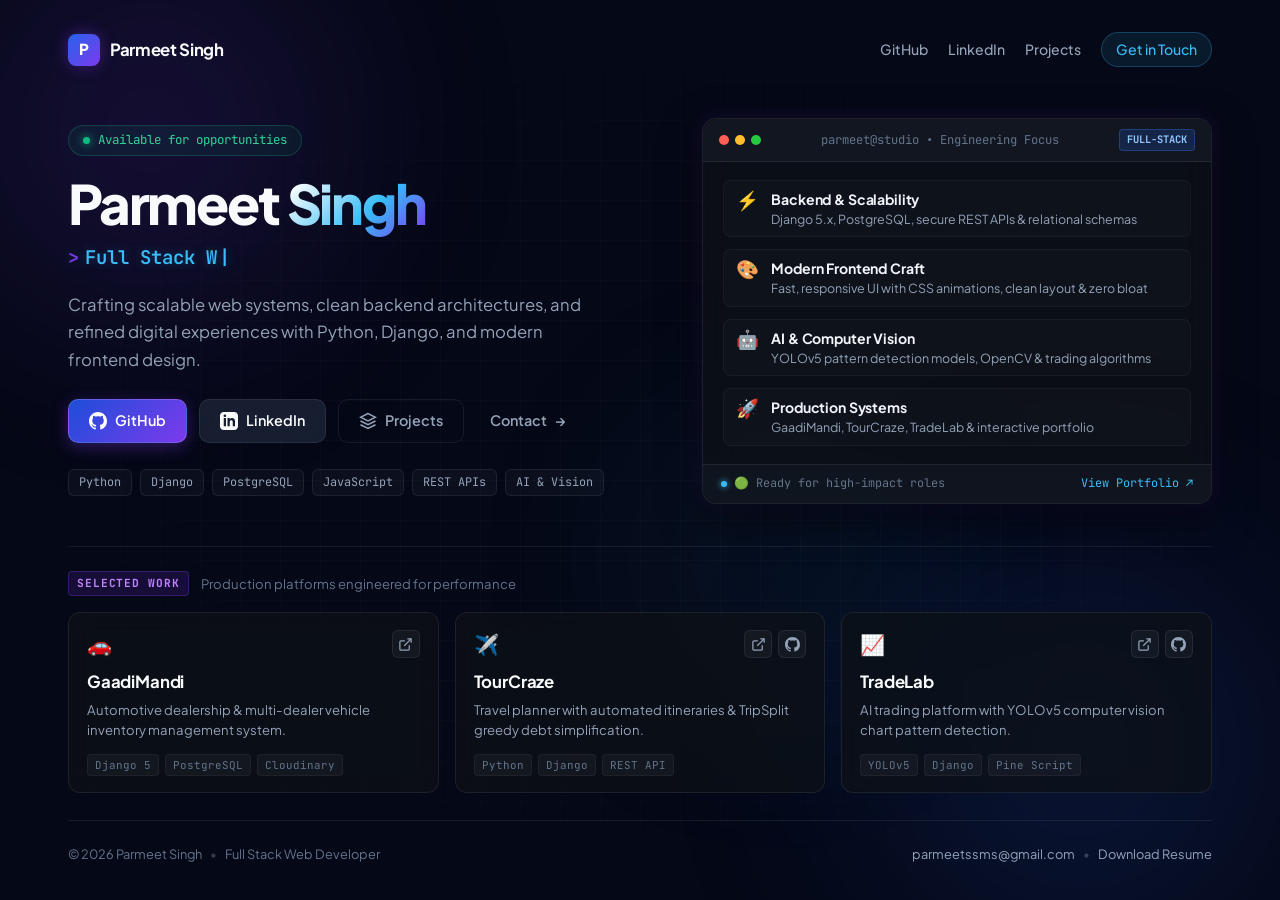
<file: index.html>
<!DOCTYPE html>
<html lang="en">
<head>
  <meta charset="UTF-8">
  <meta name="viewport" content="width=device-width, initial-scale=1.0">
  <title>Parmeet Singh — Full Stack Web Developer</title>
  
  <!-- SEO & Social Meta -->
  <meta name="description" content="Portfolio of Parmeet Singh — Full Stack Web Developer specializing in Python, Django, high-performance web systems, and AI.">
  <meta name="author" content="Parmeet Singh">
  <meta property="og:title" content="Parmeet Singh — Full Stack Web Developer">
  <meta property="og:description" content="Futuristic, high-impact web development & software architecture.">
  <meta property="og:type" content="website">

  <!-- Google Fonts: Plus Jakarta Sans & JetBrains Mono -->
  <link rel="preconnect" href="https://fonts.googleapis.com">
  <link rel="preconnect" href="https://fonts.gstatic.com" crossorigin>
  <link href="https://fonts.googleapis.com/css2?family=JetBrains+Mono:wght@400;500;600;700&family=Plus+Jakarta+Sans:wght@400;500;600;700;800&display=swap" rel="stylesheet">

  <link rel="stylesheet" href="style.css">
</head>
<body>

  <!-- Ambient Glowing Background Canvas & Gradients -->
  <div class="bg-glow-container" aria-hidden="true">
    <div class="glow-orb orb-purple"></div>
    <div class="glow-orb orb-blue"></div>
    <div class="glow-orb orb-cyan"></div>
    <div class="bg-grid-pattern"></div>
  </div>

  <!-- Main Container (Compact & High-Impact Viewport Layout) -->
  <div class="page-wrapper">
    
    <!-- Top Minimal Navigation -->
    <header class="site-header">
      <div class="brand-badge">
        <span class="brand-monogram">P</span>
        <span class="brand-text">Parmeet Singh</span>
      </div>

      <nav class="quick-nav" aria-label="Quick links">
        <a href="https://github.com/singhparmeet12" target="_blank" rel="noopener noreferrer" class="nav-link" id="navGithub">GitHub</a>
        <a href="https://linkedin.com/in/parmeetsingh12" target="_blank" rel="noopener noreferrer" class="nav-link" id="navLinkedin">LinkedIn</a>
        <a href="#projects" class="nav-link" id="navProjects">Projects</a>
        <a href="mailto:parmeetssms@gmail.com" class="nav-link cta-link" id="navContact">Get in Touch</a>
      </nav>
    </header>

    <!-- Hero Showcase Section -->
    <main class="hero-section" id="hero">
      
      <!-- Left Column: Identity & Actions -->
      <div class="hero-content">
        
        <!-- Status Indicator Pill -->
        <div class="status-pill" id="statusPill">
          <span class="status-dot"></span>
          <span class="status-text">Available for opportunities</span>
        </div>

        <!-- Prominent Developer Name -->
        <h1 class="hero-name">
          Parmeet <span class="gradient-text">Singh</span>
        </h1>

        <!-- Smooth Dynamic Typing Role Bar -->
        <div class="role-container" aria-label="Developer Roles">
          <span class="role-prefix">&gt; </span>
          <span class="role-text" id="roleText">Full Stack Web Developer</span>
          <span class="cursor" aria-hidden="true">|</span>
        </div>

        <!-- Short, Punchy One-Line Intro -->
        <p class="hero-tagline">
          Crafting scalable web systems, clean backend architectures, and refined digital experiences with Python, Django, and modern frontend design.
        </p>

        <!-- Primary Action Buttons -->
        <div class="hero-actions">
          <a href="https://github.com/singhparmeet12" target="_blank" rel="noopener noreferrer" class="btn btn-primary" id="heroBtnGithub">
            <svg class="btn-icon" viewBox="0 0 24 24" width="18" height="18" fill="currentColor">
              <path d="M12 0C5.37 0 0 5.37 0 12c0 5.31 3.435 9.795 8.205 11.385.6.105.825-.255.825-.57 0-.285-.015-1.23-.015-2.235-3.015.555-3.795-.735-4.035-1.41-.135-.345-.72-1.41-1.23-1.695-.42-.225-1.02-.78-.015-.795.945-.015 1.62.87 1.845 1.23 1.08 1.815 2.805 1.305 3.495.99.105-.78.42-1.305.765-1.605-2.67-.3-5.46-1.335-5.46-5.925 0-1.305.465-2.385 1.23-3.225-.12-.3-.54-1.53.12-3.18 0 0 1.005-.315 3.3 1.23.96-.27 1.98-.405 3-.405s2.04.135 3 .405c2.295-1.56 3.3-1.23 3.3-1.23.66 1.65.24 2.88.12 3.18.765.84 1.23 1.905 1.23 3.225 0 4.605-2.805 5.625-5.475 5.925.435.375.81 1.095.81 2.22 0 1.605-.015 2.895-.015 3.3 0 .315.225.69.825.57A12.02 12.02 0 0024 12c0-6.63-5.37-12-12-12z"/>
            </svg>
            <span>GitHub</span>
          </a>

          <a href="https://linkedin.com/in/parmeetsingh12" target="_blank" rel="noopener noreferrer" class="btn btn-secondary" id="heroBtnLinkedin">
            <svg class="btn-icon" viewBox="0 0 24 24" width="18" height="18" fill="currentColor">
              <path d="M19 0h-14c-2.761 0-5 2.239-5 5v14c0 2.761 2.239 5 5 5h14c2.762 0 5-2.239 5-5v-14c0-2.761-2.238-5-5-5zm-11 19h-3v-11h3v11zm-1.5-12.268c-.966 0-1.75-.79-1.75-1.764s.784-1.764 1.75-1.764 1.75.79 1.75 1.764-.783 1.764-1.75 1.764zm13.5 12.268h-3v-5.604c0-3.368-4-3.113-4 0v5.604h-3v-11h3v1.765c1.396-2.586 7-2.777 7 2.476v6.759z"/>
            </svg>
            <span>LinkedIn</span>
          </a>

          <a href="#projects" class="btn btn-outline" id="heroBtnProjects">
            <svg class="btn-icon" viewBox="0 0 24 24" width="18" height="18" fill="none" stroke="currentColor" stroke-width="2">
              <polygon points="12 2 2 7 12 12 22 7 12 2"/>
              <polyline points="2 17 12 22 22 17"/>
              <polyline points="2 12 12 17 22 12"/>
            </svg>
            <span>Projects</span>
          </a>

          <a href="mailto:parmeetssms@gmail.com" class="btn btn-ghost" id="heroBtnContact">
            <span>Contact</span>
            <span class="btn-arrow">&rarr;</span>
          </a>
        </div>

        <!-- Minimal Tech Tag Bar -->
        <div class="tech-bar">
          <span class="tech-chip">Python</span>
          <span class="tech-chip">Django</span>
          <span class="tech-chip">PostgreSQL</span>
          <span class="tech-chip">JavaScript</span>
          <span class="tech-chip">REST APIs</span>
          <span class="tech-chip">AI &amp; Vision</span>
        </div>

      </div>

      <!-- Right Column: Interactive Profile Highlights Card (No raw code) -->
      <div class="hero-terminal-col">
        <div class="terminal-card" id="terminalWindow">
          
          <!-- Card Header Bar -->
          <div class="terminal-header">
            <div class="terminal-dots">
              <span class="dot dot-red"></span>
              <span class="dot dot-yellow"></span>
              <span class="dot dot-green"></span>
            </div>
            <div class="terminal-title">parmeet@studio &bull; Engineering Focus</div>
            <div class="terminal-lang">FULL-STACK</div>
          </div>

          <!-- Card Body: Clean Visual Highlights -->
          <div class="terminal-body">
            <div class="overview-list">
              <div class="overview-item">
                <div class="overview-icon">⚡</div>
                <div>
                  <div class="overview-heading">Backend &amp; Scalability</div>
                  <div class="overview-sub">Django 5.x, PostgreSQL, secure REST APIs &amp; relational schemas</div>
                </div>
              </div>

              <div class="overview-item">
                <div class="overview-icon">🎨</div>
                <div>
                  <div class="overview-heading">Modern Frontend Craft</div>
                  <div class="overview-sub">Fast, responsive UI with CSS animations, clean layout &amp; zero bloat</div>
                </div>
              </div>

              <div class="overview-item">
                <div class="overview-icon">🤖</div>
                <div>
                  <div class="overview-heading">AI &amp; Computer Vision</div>
                  <div class="overview-sub">YOLOv5 pattern detection models, OpenCV &amp; trading algorithms</div>
                </div>
              </div>

              <div class="overview-item">
                <div class="overview-icon">🚀</div>
                <div>
                  <div class="overview-heading">Production Systems</div>
                  <div class="overview-sub">GaadiMandi, TourCraze, TradeLab &amp; interactive portfolio</div>
                </div>
              </div>
            </div>
          </div>

          <!-- Card Mini Footer -->
          <div class="terminal-footer">
            <div class="terminal-status-left">
              <span class="live-pulse"></span>
              <span>🟢 Ready for high-impact roles</span>
            </div>
            <a href="https://personal-portfolio-parmeet1.vercel.app/" target="_blank" rel="noopener noreferrer" class="terminal-link">
              <span>View Portfolio</span> &nearr;
            </a>
          </div>

        </div>
      </div>

    </main>

    <!-- Compact Flagship Projects Grid (Non-Scrollable / Ultra-Clean) -->
    <section class="projects-strip" id="projects" aria-label="Featured Projects">
      
      <div class="section-badge-row">
        <span class="section-badge">SELECTED WORK</span>
        <span class="section-sub">Production platforms engineered for performance</span>
      </div>

      <div class="projects-grid">
        
        <!-- Project 1: GaadiMandi -->
        <article class="project-mini-card">
          <div class="project-card-top">
            <span class="project-icon">🚗</span>
            <div class="project-links-row">
              <a href="https://car-trade-gamma.vercel.app/" target="_blank" rel="noopener noreferrer" class="link-icon-btn" title="Live Platform">
                <svg viewBox="0 0 24 24" width="15" height="15" fill="none" stroke="currentColor" stroke-width="2"><path d="M18 13v6a2 2 0 0 1-2 2H5a2 2 0 0 1-2-2V8a2 2 0 0 1 2-2h6"/><polyline points="15 3 21 3 21 9"/><line x1="10" y1="14" x2="21" y2="3"/></svg>
              </a>
            </div>
          </div>
          <h2 class="project-title">GaadiMandi</h2>
          <p class="project-desc">Automotive dealership &amp; multi-dealer vehicle inventory management system.</p>
          <div class="project-tags">
            <span>Django 5</span>
            <span>PostgreSQL</span>
            <span>Cloudinary</span>
          </div>
        </article>

        <!-- Project 2: TourCraze -->
        <article class="project-mini-card">
          <div class="project-card-top">
            <span class="project-icon">✈️</span>
            <div class="project-links-row">
              <a href="https://tour-craze.vercel.app/" target="_blank" rel="noopener noreferrer" class="link-icon-btn" title="Live Platform">
                <svg viewBox="0 0 24 24" width="15" height="15" fill="none" stroke="currentColor" stroke-width="2"><path d="M18 13v6a2 2 0 0 1-2 2H5a2 2 0 0 1-2-2V8a2 2 0 0 1 2-2h6"/><polyline points="15 3 21 3 21 9"/><line x1="10" y1="14" x2="21" y2="3"/></svg>
              </a>
              <a href="https://github.com/singhparmeet12/TourCraze" target="_blank" rel="noopener noreferrer" class="link-icon-btn" title="Source Code">
                <svg viewBox="0 0 24 24" width="15" height="15" fill="currentColor"><path d="M12 0C5.37 0 0 5.37 0 12c0 5.31 3.435 9.795 8.205 11.385.6.105.825-.255.825-.57 0-.285-.015-1.23-.015-2.235-3.015.555-3.795-.735-4.035-1.41-.135-.345-.72-1.41-1.23-1.695-.42-.225-1.02-.78-.015-.795.945-.015 1.62.87 1.845 1.23 1.08 1.815 2.805 1.305 3.495.99.105-.78.42-1.305.765-1.605-2.67-.3-5.46-1.335-5.46-5.925 0-1.305.465-2.385 1.23-3.225-.12-.3-.54-1.53.12-3.18 0 0 1.005-.315 3.3 1.23.96-.27 1.98-.405 3-.405s2.04.135 3 .405c2.295-1.56 3.3-1.23 3.3-1.23.66 1.65.24 2.88.12 3.18.765.84 1.23 1.905 1.23 3.225 0 4.605-2.805 5.625-5.475 5.925.435.375.81 1.095.81 2.22 0 1.605-.015 2.895-.015 3.3 0 .315.225.69.825.57A12.02 12.02 0 0024 12c0-6.63-5.37-12-12-12z"/></svg>
              </a>
            </div>
          </div>
          <h2 class="project-title">TourCraze</h2>
          <p class="project-desc">Travel planner with automated itineraries &amp; TripSplit greedy debt simplification.</p>
          <div class="project-tags">
            <span>Python</span>
            <span>Django</span>
            <span>REST API</span>
          </div>
        </article>

        <!-- Project 3: TradeLab -->
        <article class="project-mini-card">
          <div class="project-card-top">
            <span class="project-icon">📈</span>
            <div class="project-links-row">
              <a href="https://tradelab-kappa.vercel.app/" target="_blank" rel="noopener noreferrer" class="link-icon-btn" title="Live Platform">
                <svg viewBox="0 0 24 24" width="15" height="15" fill="none" stroke="currentColor" stroke-width="2"><path d="M18 13v6a2 2 0 0 1-2 2H5a2 2 0 0 1-2-2V8a2 2 0 0 1 2-2h6"/><polyline points="15 3 21 3 21 9"/><line x1="10" y1="14" x2="21" y2="3"/></svg>
              </a>
              <a href="https://github.com/singhparmeet12/TradeLab" target="_blank" rel="noopener noreferrer" class="link-icon-btn" title="Source Code">
                <svg viewBox="0 0 24 24" width="15" height="15" fill="currentColor"><path d="M12 0C5.37 0 0 5.37 0 12c0 5.31 3.435 9.795 8.205 11.385.6.105.825-.255.825-.57 0-.285-.015-1.23-.015-2.235-3.015.555-3.795-.735-4.035-1.41-.135-.345-.72-1.41-1.23-1.695-.42-.225-1.02-.78-.015-.795.945-.015 1.62.87 1.845 1.23 1.08 1.815 2.805 1.305 3.495.99.105-.78.42-1.305.765-1.605-2.67-.3-5.46-1.335-5.46-5.925 0-1.305.465-2.385 1.23-3.225-.12-.3-.54-1.53.12-3.18 0 0 1.005-.315 3.3 1.23.96-.27 1.98-.405 3-.405s2.04.135 3 .405c2.295-1.56 3.3-1.23 3.3-1.23.66 1.65.24 2.88.12 3.18.765.84 1.23 1.905 1.23 3.225 0 4.605-2.805 5.625-5.475 5.925.435.375.81 1.095.81 2.22 0 1.605-.015 2.895-.015 3.3 0 .315.225.69.825.57A12.02 12.02 0 0024 12c0-6.63-5.37-12-12-12z"/></svg>
              </a>
            </div>
          </div>
          <h2 class="project-title">TradeLab</h2>
          <p class="project-desc">AI trading platform with YOLOv5 computer vision chart pattern detection.</p>
          <div class="project-tags">
            <span>YOLOv5</span>
            <span>Django</span>
            <span>Pine Script</span>
          </div>
        </article>

      </div>
    </section>

    <!-- Subtle Clean Footer -->
    <footer class="site-footer">
      <div class="footer-left">
        <span>&copy; 2026 Parmeet Singh</span>
        <span class="footer-dot">&bull;</span>
        <span class="footer-sub">Full Stack Web Developer</span>
      </div>
      <div class="footer-right">
        <a href="mailto:parmeetssms@gmail.com" class="footer-link">parmeetssms@gmail.com</a>
        <span class="footer-dot">&bull;</span>
        <a href="https://personal-portfolio-parmeet1.vercel.app/resume/download/" class="footer-link">Download Resume</a>
      </div>
    </footer>

  </div>

  <script src="script.js"></script>
</body>
</html>
</file>
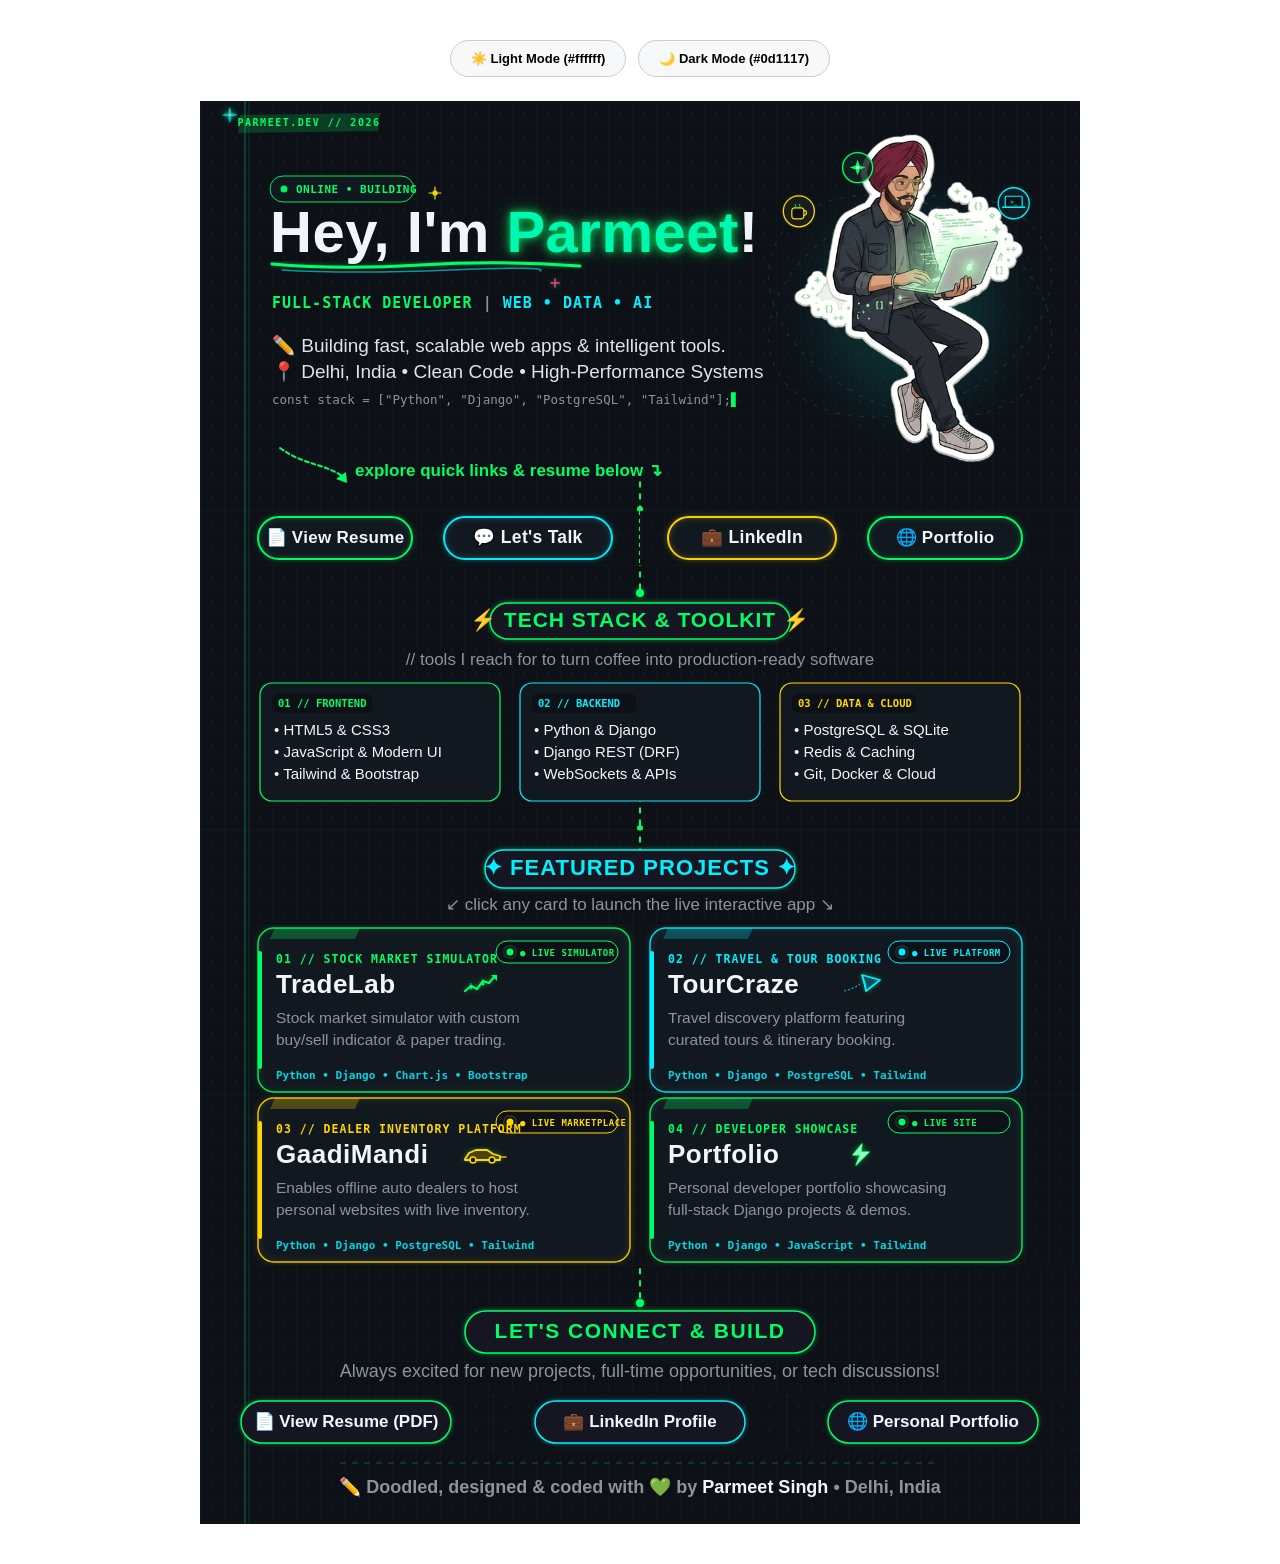
<file: preview.html>
<!DOCTYPE html>
<html lang="en">
<head>
  <meta charset="UTF-8" />
  <meta name="viewport" content="width=device-width, initial-scale=1.0" />
  <title>Parmeet Singh — GitHub Profile Preview (Light &amp; Dark Mode Test)</title>
  <style>
    * { margin: 0; padding: 0; box-sizing: border-box; }
    body {
      background: #ffffff;
      color: #000;
      font-family: -apple-system, BlinkMacSystemFont, 'Segoe UI', Roboto, sans-serif;
      display: flex;
      flex-direction: column;
      align-items: center;
      padding: 40px 16px;
      min-height: 100vh;
      transition: background 0.3s ease;
    }
    .mode-switch {
      margin-bottom: 24px;
      display: flex;
      gap: 12px;
    }
    .mode-btn {
      padding: 10px 20px;
      border-radius: 20px;
      border: 1px solid #ccc;
      cursor: pointer;
      font-weight: 600;
      font-size: 13px;
      background: #f6f8fa;
    }
    .github-canvas {
      max-width: 880px;
      width: 100%;
      text-align: center;
      line-height: 1.5;
      font-size: 16px;
    }
    .github-canvas img {
      box-sizing: content-box;
      max-width: 100%;
    }
    .github-canvas a {
      text-decoration: none;
    }
  </style>
</head>
<body>
  <div class="mode-switch">
    <button class="mode-btn" onclick="document.body.style.background='#ffffff';">☀️ Light Mode (#ffffff)</button>
    <button class="mode-btn" onclick="document.body.style.background='#0d1117';">🌙 Dark Mode (#0d1117)</button>
  </div>
  <div class="github-canvas">
    <div align="center">
  <img src="./assets/hero-banner.svg" alt="Hey, I'm Parmeet — Full-Stack Developer" width="100%" align="top" /><!--
  --><a href="https://personal-portfolio-parmeet1.vercel.app/resume/download/" target="_blank" rel="noopener noreferrer"><img src="./assets/btn-resume.svg" width="25%" align="top" alt="View Resume (PDF)" /></a><!--
  --><a href="https://personal-portfolio-parmeet1.vercel.app/contact/" target="_blank" rel="noopener noreferrer"><img src="./assets/btn-talk.svg" width="25%" align="top" alt="Let's Talk" /></a><!--
  --><a href="https://linkedin.com/in/parmeetsingh12" target="_blank" rel="noopener noreferrer"><img src="./assets/btn-linkedin.svg" width="25%" align="top" alt="LinkedIn Profile" /></a><!--
  --><a href="https://personal-portfolio-parmeet1.vercel.app/" target="_blank" rel="noopener noreferrer"><img src="./assets/btn-portfolio.svg" width="25%" align="top" alt="Personal Portfolio" /></a><!--
  --><img src="./assets/tech-stack.svg" alt="Tech Stack &amp; Toolkit: React, Next.js, Python, Django, Node.js" width="100%" align="top" /><!--
  --><img src="./assets/section-work.svg" alt="Featured Projects — Click any card to launch demo" width="100%" align="top" /><!--
  --><a href="https://tradelab-kappa.vercel.app/" target="_blank" rel="noopener noreferrer"><img src="./assets/card-01-tradelab.svg" width="50%" align="top" alt="TradeLab — Real-Time Stock Market Simulator (Launch Demo)" /></a><!--
  --><a href="https://tour-craze.vercel.app/" target="_blank" rel="noopener noreferrer"><img src="./assets/card-02-tourcraze.svg" width="50%" align="top" alt="TourCraze — AI Travel Planning Platform (Launch Demo)" /></a><!--
  --><a href="https://car-trade-gamma.vercel.app/" target="_blank" rel="noopener noreferrer"><img src="./assets/card-03-gaadimandi.svg" width="50%" align="top" alt="GaadiMandi — Vehicle Marketplace (Launch Demo)" /></a><!--
  --><a href="https://personal-portfolio-parmeet1.vercel.app/" target="_blank" rel="noopener noreferrer"><img src="./assets/card-04-portfolio.svg" width="50%" align="top" alt="Personal Portfolio 2026 (Launch Live Site)" /></a><!--
  --><img src="./assets/section-connect.svg" alt="Let's Connect &amp; Build" width="100%" align="top" /><!--
  --><a href="https://personal-portfolio-parmeet1.vercel.app/resume/download/" target="_blank" rel="noopener noreferrer"><img src="./assets/chip-resume.svg" width="33.33%" align="top" alt="View Resume (PDF)" /></a><!--
  --><a href="https://linkedin.com/in/parmeetsingh12" target="_blank" rel="noopener noreferrer"><img src="./assets/chip-linkedin.svg" width="33.34%" align="top" alt="LinkedIn Profile" /></a><!--
  --><a href="https://personal-portfolio-parmeet1.vercel.app/" target="_blank" rel="noopener noreferrer"><img src="./assets/chip-portfolio.svg" width="33.33%" align="top" alt="Personal Portfolio" /></a><!--
  --><img src="./assets/footer-bar.svg" alt="Parmeet Singh • Full-Stack Developer • Delhi, India" width="100%" align="top" />
</div>
  </div>
</body>
</html>
</file>
<file: style.css>
/* ==========================================================================
   PARMEET SINGH — FUTURISTIC MINIMAL FULL-STACK DEVELOPER PROFILE
   Theme: #050816, Purple, Blue, Cyan with Subtle Neon Ambient Glow
   ========================================================================== */

:root {
  --bg-main: #050816;
  --bg-surface: rgba(13, 17, 23, 0.72);
  --bg-surface-hover: rgba(22, 27, 34, 0.9);
  --border-subtle: rgba(255, 255, 255, 0.08);
  --border-glow: rgba(56, 189, 248, 0.35);

  --text-primary: #f8fafc;
  --text-secondary: #94a3b8;
  --text-muted: #64748b;

  --accent-purple: #7c3aed;
  --accent-blue: #2563eb;
  --accent-cyan: #38bdf8;
  --accent-emerald: #10b981;

  --font-sans: 'Plus Jakarta Sans', -apple-system, BlinkMacSystemFont, sans-serif;
  --font-mono: 'JetBrains Mono', 'Fira Code', monospace;

  --transition-fast: 0.2s cubic-bezier(0.16, 1, 0.3, 1);
  --transition-smooth: 0.35s cubic-bezier(0.16, 1, 0.3, 1);
}

* {
  box-sizing: border-box;
  margin: 0;
  padding: 0;
}

html, body {
  min-height: 100vh;
  background-color: var(--bg-main);
  color: var(--text-primary);
  font-family: var(--font-sans);
  overflow-x: hidden;
  line-height: 1.5;
  -webkit-font-smoothing: antialiased;
}

/* ==========================================================================
   AMBIENT GLOWING BACKGROUND
   ========================================================================== */
.bg-glow-container {
  position: fixed;
  top: 0;
  left: 0;
  width: 100vw;
  height: 100vh;
  pointer-events: none;
  z-index: 0;
  overflow: hidden;
}

.glow-orb {
  position: absolute;
  border-radius: 50%;
  filter: blur(110px);
  opacity: 0.45;
  will-change: transform;
}

.orb-purple {
  width: 500px;
  height: 500px;
  top: -120px;
  left: -100px;
  background: radial-gradient(circle, rgba(124, 58, 237, 0.6) 0%, rgba(124, 58, 237, 0) 70%);
  animation: floatOrb 18s ease-in-out infinite alternate;
}

.orb-blue {
  width: 600px;
  height: 600px;
  bottom: -150px;
  right: -100px;
  background: radial-gradient(circle, rgba(37, 99, 235, 0.5) 0%, rgba(37, 99, 235, 0) 70%);
  animation: floatOrb 22s ease-in-out infinite alternate-reverse;
}

.orb-cyan {
  width: 400px;
  height: 400px;
  top: 40%;
  left: 45%;
  background: radial-gradient(circle, rgba(56, 189, 248, 0.3) 0%, rgba(56, 189, 248, 0) 70%);
  animation: floatOrb 15s ease-in-out infinite alternate;
}

.bg-grid-pattern {
  position: absolute;
  inset: 0;
  background-image: 
    linear-gradient(to right, rgba(255, 255, 255, 0.02) 1px, transparent 1px),
    linear-gradient(to bottom, rgba(255, 255, 255, 0.02) 1px, transparent 1px);
  background-size: 40px 40px;
  mask-image: radial-gradient(ellipse at center, black 40%, transparent 80%);
}

@keyframes floatOrb {
  0% { transform: translate(0, 0) scale(1); }
  50% { transform: translate(40px, -30px) scale(1.08); }
  100% { transform: translate(-30px, 40px) scale(0.95); }
}

/* ==========================================================================
   PAGE LAYOUT
   ========================================================================== */
.page-wrapper {
  position: relative;
  z-index: 1;
  max-width: 1200px;
  margin: 0 auto;
  padding: 24px 28px 36px;
  min-height: 100vh;
  display: flex;
  flex-direction: column;
  justify-content: space-between;
}

/* ==========================================================================
   HEADER NAVIGATION
   ========================================================================== */
.site-header {
  display: flex;
  align-items: center;
  justify-content: space-between;
  padding: 8px 0 24px;
}

.brand-badge {
  display: inline-flex;
  align-items: center;
  gap: 10px;
  font-weight: 700;
  font-size: 1.05rem;
  letter-spacing: -0.02em;
}

.brand-monogram {
  width: 32px;
  height: 32px;
  border-radius: 8px;
  background: linear-gradient(135deg, var(--accent-blue), var(--accent-purple));
  display: flex;
  align-items: center;
  justify-content: center;
  color: #ffffff;
  font-weight: 800;
  font-size: 0.95rem;
  box-shadow: 0 0 16px rgba(124, 58, 237, 0.4);
}

.brand-text {
  color: var(--text-primary);
}

.quick-nav {
  display: flex;
  align-items: center;
  gap: 20px;
}

.nav-link {
  color: var(--text-secondary);
  text-decoration: none;
  font-size: 0.88rem;
  font-weight: 500;
  transition: color var(--transition-fast);
}

.nav-link:hover {
  color: var(--accent-cyan);
}

.cta-link {
  padding: 6px 14px;
  border-radius: 20px;
  background: rgba(56, 189, 248, 0.1);
  color: var(--accent-cyan);
  border: 1px solid rgba(56, 189, 248, 0.25);
  transition: all var(--transition-fast);
}

.cta-link:hover {
  background: rgba(56, 189, 248, 0.2);
  border-color: var(--accent-cyan);
  box-shadow: 0 0 12px rgba(56, 189, 248, 0.3);
}

/* ==========================================================================
   HERO SHOWCASE
   ========================================================================== */
.hero-section {
  display: grid;
  grid-template-columns: 1.15fr 1fr;
  gap: 48px;
  align-items: center;
  padding: 16px 0 32px;
  animation: fadeInDown 0.8s cubic-bezier(0.16, 1, 0.3, 1);
}

@keyframes fadeInDown {
  from {
    opacity: 0;
    transform: translateY(20px);
  }
  to {
    opacity: 1;
    transform: translateY(0);
  }
}

/* Status Pill */
.status-pill {
  display: inline-flex;
  align-items: center;
  gap: 8px;
  padding: 5px 14px;
  border-radius: 999px;
  background: rgba(16, 185, 129, 0.08);
  border: 1px solid rgba(16, 185, 129, 0.25);
  font-family: var(--font-mono);
  font-size: 0.78rem;
  color: #34d399;
  margin-bottom: 18px;
}

.status-dot {
  width: 7px;
  height: 7px;
  border-radius: 50%;
  background-color: var(--accent-emerald);
  box-shadow: 0 0 8px var(--accent-emerald);
  animation: pulseDot 2s infinite;
}

@keyframes pulseDot {
  0%, 100% { opacity: 1; transform: scale(1); }
  50% { opacity: 0.4; transform: scale(0.85); }
}

/* Hero Title */
.hero-name {
  font-size: 3.4rem;
  font-weight: 800;
  letter-spacing: -0.04em;
  line-height: 1.08;
  margin-bottom: 12px;
}

.gradient-text {
  background: linear-gradient(135deg, #ffffff 10%, var(--accent-cyan) 60%, var(--accent-purple) 100%);
  -webkit-background-clip: text;
  -webkit-text-fill-color: transparent;
}

/* Dynamic Typing Role Bar */
.role-container {
  font-family: var(--font-mono);
  font-size: 1.18rem;
  color: var(--accent-cyan);
  display: flex;
  align-items: center;
  margin-bottom: 18px;
  font-weight: 600;
  text-shadow: 0 0 12px rgba(56, 189, 248, 0.3);
}

.role-prefix {
  color: var(--accent-purple);
  margin-right: 6px;
}

.cursor {
  display: inline-block;
  color: var(--accent-cyan);
  animation: blinkCursor 0.9s infinite;
  margin-left: 2px;
}

@keyframes blinkCursor {
  0%, 49% { opacity: 1; }
  50%, 100% { opacity: 0; }
}

/* Hero Description */
.hero-tagline {
  color: var(--text-secondary);
  font-size: 1.04rem;
  line-height: 1.65;
  max-width: 520px;
  margin-bottom: 26px;
}

/* Action Buttons */
.hero-actions {
  display: flex;
  align-items: center;
  flex-wrap: wrap;
  gap: 12px;
  margin-bottom: 26px;
}

.btn {
  display: inline-flex;
  align-items: center;
  gap: 8px;
  padding: 10px 20px;
  border-radius: 10px;
  font-size: 0.9rem;
  font-weight: 600;
  text-decoration: none;
  transition: all var(--transition-fast);
  cursor: pointer;
}

.btn-primary {
  background: linear-gradient(135deg, #1d4ed8, #7c3aed);
  color: #ffffff;
  border: 1px solid rgba(255, 255, 255, 0.15);
  box-shadow: 0 4px 16px rgba(124, 58, 237, 0.35);
}

.btn-primary:hover {
  transform: translateY(-2px);
  box-shadow: 0 6px 22px rgba(124, 58, 237, 0.55);
}

.btn-secondary {
  background: rgba(30, 41, 59, 0.7);
  color: var(--text-primary);
  border: 1px solid var(--border-subtle);
  backdrop-filter: blur(10px);
}

.btn-secondary:hover {
  background: rgba(51, 65, 85, 0.8);
  border-color: rgba(255, 255, 255, 0.2);
  transform: translateY(-2px);
}

.btn-outline {
  background: transparent;
  color: var(--text-secondary);
  border: 1px solid var(--border-subtle);
}

.btn-outline:hover {
  color: var(--accent-cyan);
  border-color: var(--accent-cyan);
  background: rgba(56, 189, 248, 0.08);
  transform: translateY(-2px);
}

.btn-ghost {
  background: transparent;
  color: var(--text-secondary);
  border: none;
  padding: 10px 14px;
}

.btn-ghost:hover {
  color: var(--text-primary);
}

.btn-arrow {
  transition: transform var(--transition-fast);
}

.btn-ghost:hover .btn-arrow {
  transform: translateX(4px);
}

/* Minimal Tech Tag Bar */
.tech-bar {
  display: flex;
  flex-wrap: wrap;
  gap: 8px;
}

.tech-chip {
  font-family: var(--font-mono);
  font-size: 0.74rem;
  padding: 4px 10px;
  border-radius: 6px;
  background: rgba(255, 255, 255, 0.03);
  border: 1px solid var(--border-subtle);
  color: var(--text-secondary);
  transition: all var(--transition-fast);
}

.tech-chip:hover {
  color: var(--accent-cyan);
  border-color: rgba(56, 189, 248, 0.35);
  background: rgba(56, 189, 248, 0.05);
}

/* ==========================================================================
   INTERACTIVE ANIMATED TERMINAL
   ========================================================================== */
.hero-terminal-col {
  width: 100%;
}

.terminal-card {
  background: var(--bg-surface);
  border: 1px solid var(--border-subtle);
  border-radius: 14px;
  overflow: hidden;
  backdrop-filter: blur(16px);
  box-shadow: 0 16px 40px rgba(0, 0, 0, 0.5), 0 0 24px rgba(124, 58, 237, 0.15);
  transition: border-color var(--transition-smooth), box-shadow var(--transition-smooth);
}

.terminal-card:hover {
  border-color: var(--border-glow);
  box-shadow: 0 20px 48px rgba(0, 0, 0, 0.6), 0 0 32px rgba(56, 189, 248, 0.2);
}

.terminal-header {
  display: flex;
  align-items: center;
  justify-content: space-between;
  padding: 10px 16px;
  background: rgba(18, 23, 33, 0.95);
  border-bottom: 1px solid var(--border-subtle);
}

.terminal-dots {
  display: flex;
  gap: 6px;
}

.dot {
  width: 10px;
  height: 10px;
  border-radius: 50%;
}

.dot-red { background-color: #ff5f56; }
.dot-yellow { background-color: #ffbd2e; }
.dot-green { background-color: #27c93f; }

.terminal-title {
  font-family: var(--font-mono);
  font-size: 0.76rem;
  color: var(--text-muted);
}

.terminal-lang {
  font-family: var(--font-mono);
  font-size: 0.65rem;
  font-weight: 700;
  padding: 2px 7px;
  border-radius: 4px;
  background: rgba(37, 99, 235, 0.2);
  color: #93c5fd;
  border: 1px solid rgba(59, 130, 246, 0.3);
}

.terminal-body {
  padding: 18px 20px;
}

.code-content {
  font-family: var(--font-mono);
  font-size: 0.82rem;
  line-height: 1.6;
  color: #cbd5e1;
  overflow-x: auto;
}

/* Overview List in Highlight Card */
.overview-list {
  display: flex;
  flex-direction: column;
  gap: 12px;
}

.overview-item {
  display: flex;
  align-items: flex-start;
  gap: 12px;
  padding: 8px 12px;
  border-radius: 8px;
  background: rgba(255, 255, 255, 0.02);
  border: 1px solid rgba(255, 255, 255, 0.04);
  transition: all var(--transition-fast);
}

.overview-item:hover {
  background: rgba(56, 189, 248, 0.05);
  border-color: rgba(56, 189, 248, 0.25);
  transform: translateX(3px);
}

.overview-icon {
  font-size: 1.15rem;
  line-height: 1.2;
}

.overview-heading {
  font-size: 0.88rem;
  font-weight: 700;
  color: #f1f5f9;
  letter-spacing: -0.01em;
}

.overview-sub {
  font-size: 0.78rem;
  color: var(--text-secondary);
  line-height: 1.4;
  margin-top: 1px;
}

.terminal-footer {
  display: flex;
  align-items: center;
  justify-content: space-between;
  padding: 10px 18px;
  background: rgba(18, 23, 33, 0.7);
  border-top: 1px solid var(--border-subtle);
  font-family: var(--font-mono);
  font-size: 0.74rem;
}

.terminal-status-left {
  display: flex;
  align-items: center;
  gap: 7px;
  color: var(--text-muted);
}

.live-pulse {
  width: 6px;
  height: 6px;
  border-radius: 50%;
  background: var(--accent-cyan);
  box-shadow: 0 0 6px var(--accent-cyan);
}

.terminal-link {
  color: var(--accent-cyan);
  text-decoration: none;
  transition: color var(--transition-fast);
}

.terminal-link:hover {
  text-decoration: underline;
}

/* ==========================================================================
   COMPACT PROJECTS STRIP (NO CLUTTER / LOW SCROLL)
   ========================================================================== */
.projects-strip {
  padding: 24px 0 16px;
  border-top: 1px solid var(--border-subtle);
}

.section-badge-row {
  display: flex;
  align-items: center;
  gap: 12px;
  margin-bottom: 16px;
}

.section-badge {
  font-family: var(--font-mono);
  font-size: 0.7rem;
  font-weight: 700;
  letter-spacing: 0.08em;
  padding: 3px 8px;
  border-radius: 4px;
  background: rgba(124, 58, 237, 0.15);
  color: #c084fc;
  border: 1px solid rgba(124, 58, 237, 0.3);
}

.section-sub {
  color: var(--text-muted);
  font-size: 0.82rem;
}

.projects-grid {
  display: grid;
  grid-template-columns: repeat(3, 1fr);
  gap: 16px;
}

.project-mini-card {
  background: var(--bg-surface);
  border: 1px solid var(--border-subtle);
  border-radius: 12px;
  padding: 16px 18px;
  display: flex;
  flex-direction: column;
  backdrop-filter: blur(12px);
  transition: all var(--transition-fast);
}

.project-mini-card:hover {
  transform: translateY(-3px);
  border-color: rgba(56, 189, 248, 0.4);
  background: var(--bg-surface-hover);
  box-shadow: 0 8px 24px rgba(0, 0, 0, 0.4);
}

.project-card-top {
  display: flex;
  align-items: center;
  justify-content: space-between;
  margin-bottom: 10px;
}

.project-icon {
  font-size: 1.25rem;
}

.project-links-row {
  display: flex;
  gap: 6px;
}

.link-icon-btn {
  display: inline-flex;
  align-items: center;
  justify-content: center;
  width: 28px;
  height: 28px;
  border-radius: 6px;
  background: rgba(255, 255, 255, 0.04);
  border: 1px solid var(--border-subtle);
  color: var(--text-secondary);
  text-decoration: none;
  transition: all var(--transition-fast);
}

.link-icon-btn:hover {
  color: var(--accent-cyan);
  border-color: var(--accent-cyan);
  background: rgba(56, 189, 248, 0.1);
}

.project-title {
  font-size: 1.05rem;
  font-weight: 700;
  margin-bottom: 6px;
  letter-spacing: -0.01em;
}

.project-desc {
  color: var(--text-secondary);
  font-size: 0.82rem;
  line-height: 1.5;
  margin-bottom: 14px;
  flex: 1;
}

.project-tags {
  display: flex;
  gap: 6px;
  flex-wrap: wrap;
}

.project-tags span {
  font-family: var(--font-mono);
  font-size: 0.68rem;
  padding: 2px 7px;
  border-radius: 4px;
  background: rgba(255, 255, 255, 0.04);
  color: var(--text-muted);
  border: 1px solid rgba(255, 255, 255, 0.05);
}

/* ==========================================================================
   MINIMAL FOOTER
   ========================================================================== */
.site-footer {
  display: flex;
  align-items: center;
  justify-content: space-between;
  padding-top: 24px;
  border-top: 1px solid var(--border-subtle);
  font-size: 0.8rem;
  color: var(--text-muted);
}

.footer-left, .footer-right {
  display: flex;
  align-items: center;
  gap: 8px;
}

.footer-dot {
  color: rgba(255, 255, 255, 0.2);
}

.footer-link {
  color: var(--text-secondary);
  text-decoration: none;
  transition: color var(--transition-fast);
}

.footer-link:hover {
  color: var(--accent-cyan);
}

/* ==========================================================================
   RESPONSIVE DESIGN (MOBILE-FRIENDLY)
   ========================================================================== */
@media (max-width: 960px) {
  .hero-section {
    grid-template-columns: 1fr;
    gap: 32px;
  }

  .projects-grid {
    grid-template-columns: 1fr 1fr;
  }
}

@media (max-width: 640px) {
  .page-wrapper {
    padding: 16px 18px 24px;
  }

  .site-header {
    flex-direction: column;
    align-items: flex-start;
    gap: 12px;
  }

  .quick-nav {
    gap: 14px;
    flex-wrap: wrap;
  }

  .hero-name {
    font-size: 2.6rem;
  }

  .role-container {
    font-size: 1rem;
  }

  .projects-grid {
    grid-template-columns: 1fr;
  }

  .site-footer {
    flex-direction: column;
    align-items: flex-start;
    gap: 8px;
  }
}
</file>
